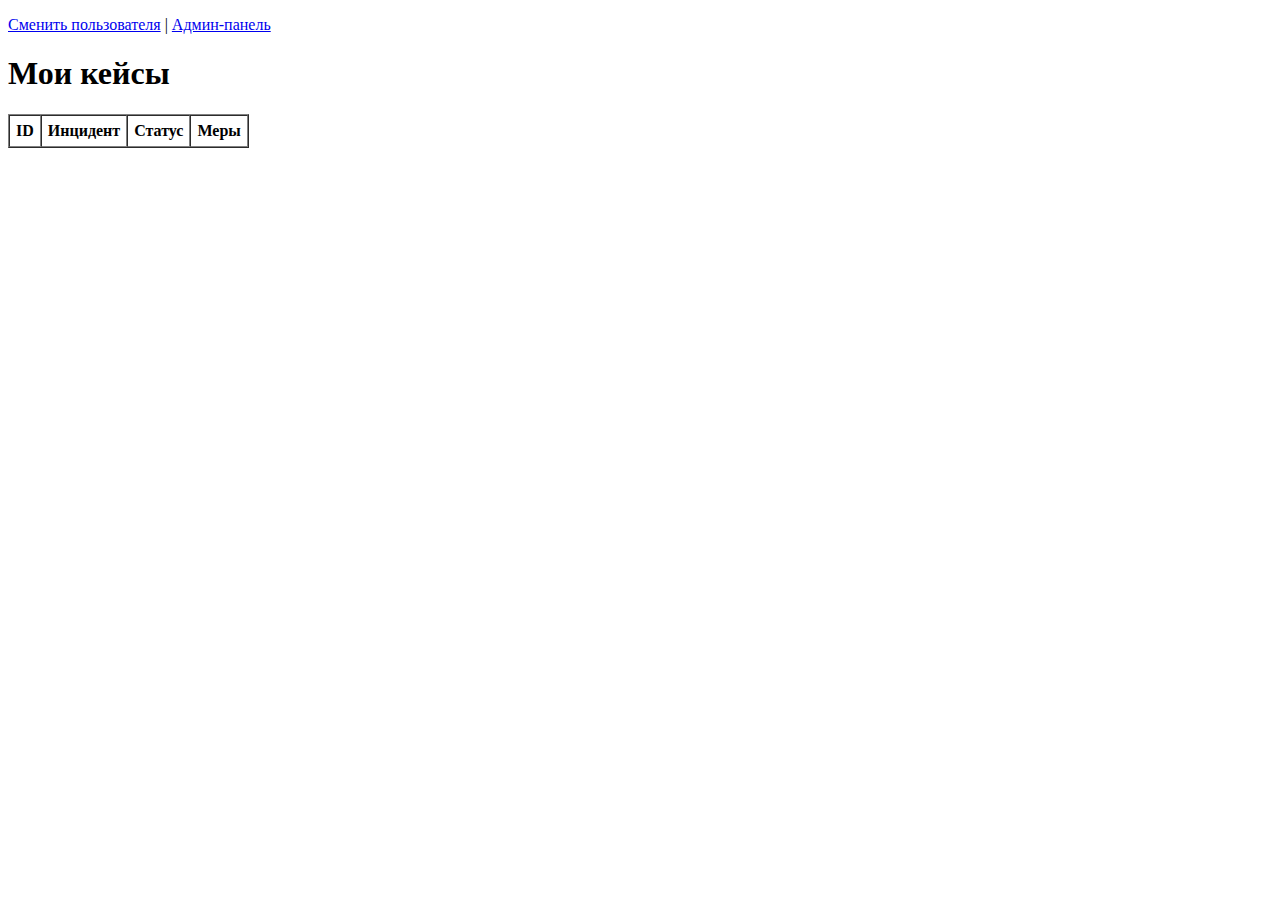
<file: dashboard/index.html>
<!doctype html><html lang="ru"><meta charset="utf-8"><title>PBI — Dashboard</title>
<script src="config.js"></script>
<body>
  <p><a href="/login.html">Сменить пользователя</a> | <a href="/admin.html">Админ-панель</a></p>
  <h1>Мои кейсы</h1>
  <table id="t" border="1" cellspacing="0" cellpadding="6">
    <thead><tr><th>ID</th><th>Инцидент</th><th>Статус</th><th>Меры</th></tr></thead>
    <tbody></tbody>
  </table>
<script>
(async ()=>{
  const me = await fetch(window.API_BASE + '/api/me', { credentials:'include' });
  if (me.status === 401) return location.href = '/login.html';
  const rows = await fetch(window.API_BASE + '/api/me/cases', { credentials:'include' }).then(r=>r.json());
  const tb = document.querySelector('#t tbody');
  tb.innerHTML = '';
  for (const c of rows){
    const tr = document.createElement('tr');
    for (const v of [c.id, c.incident, c.status_label, c.measures]){
      const td = document.createElement('td'); td.textContent = v || ''; tr.appendChild(td);
    }
    tb.appendChild(tr);
  }
})();
</script>
</body></html>
</file>
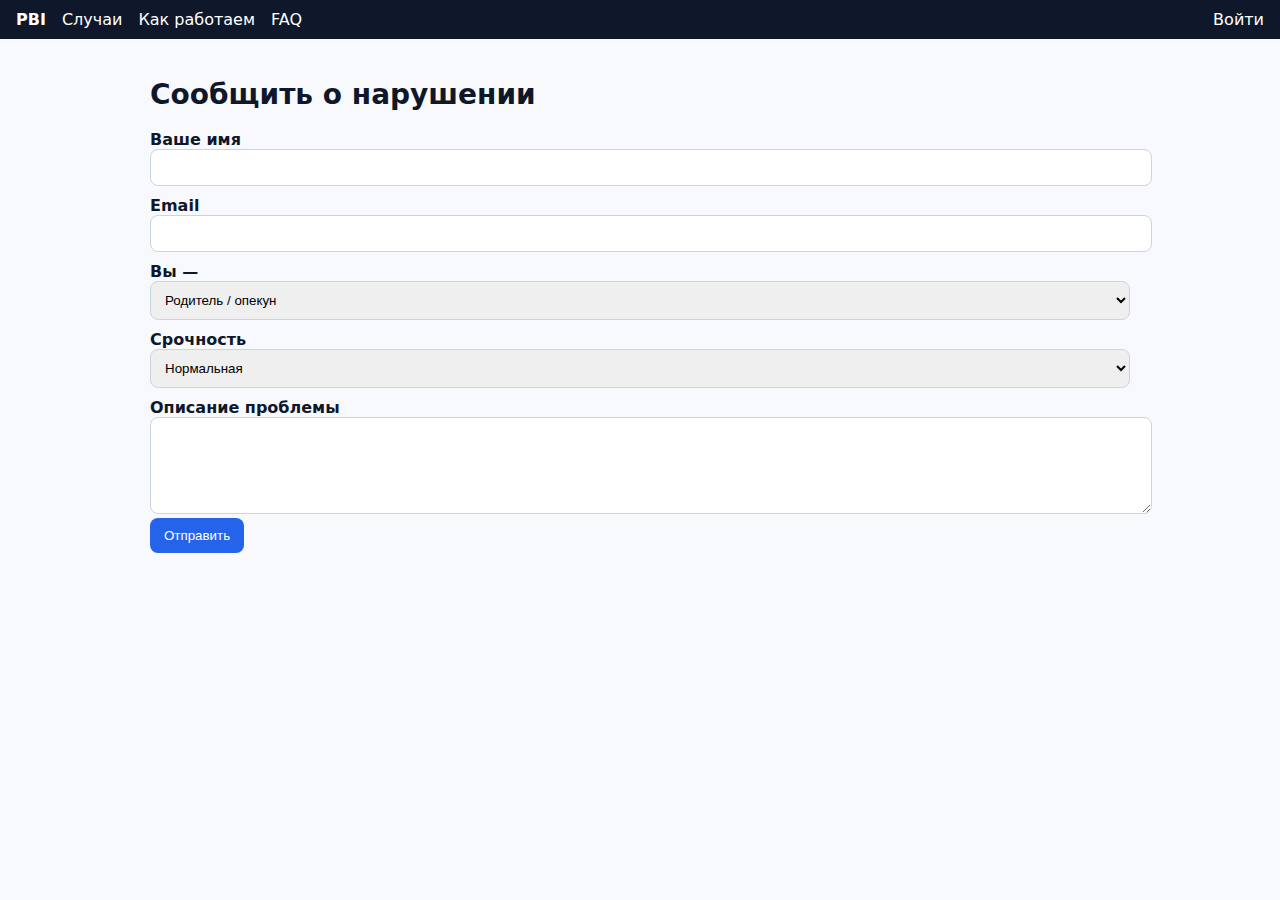
<file: frontend/index.html>
<!doctype html><html lang="ru"><meta charset="utf-8">
<title>PBI — Программа Безопасности Интернета</title>
<link rel="stylesheet" href="pbi.css">
<script src="config.js"></script>
<body>
  <div class="nav">
    <a href="index.html"><b>PBI</b></a>
    <a href="cases.html">Случаи</a>
    <a href="workflow.html">Как работаем</a>
    <a href="faq.html">FAQ</a>
    <div class="right"><a id="loginLink" href="#">Войти</a></div>
  </div>
  <div class="container">
    <h1>Сообщить о нарушении</h1>
    <form id="reportForm">
      <label>Ваше имя<input name="name" required></label>
      <label>Email<input name="email" type="email" required></label>
      <label>Вы —
        <select name="role" required>
          <option>Родитель / опекун</option>
          <option>Провайдер / организация</option>
          <option>Иное</option>
        </select>
      </label>
      <label>Срочность
        <select name="urgency">
          <option>Нормальная</option>
          <option>Высокая</option>
        </select>
      </label>
      <label>Описание проблемы
        <textarea name="details" rows="5" required></textarea>
      </label>
      <button class="btn">Отправить</button>
      <span id="st"></span>
    </form>
  </div>
<script>
const DASHBOARD_URL = (window.DASHBOARD_URL || 'https://pbi-dashboard.onrender.com');
document.getElementById('loginLink').setAttribute('href', DASHBOARD_URL + '/login.html');

const form = document.getElementById('reportForm');
form.addEventListener('submit', async (e)=>{
  e.preventDefault();
  const st = document.getElementById('st');
  const data = Object.fromEntries(new FormData(form).entries());
  try{
    const r = await fetch(window.API_BASE + '/api/reports', {
      method:'POST', headers:{'Content-Type':'application/json'},
      body: JSON.stringify(data), credentials:'include'
    });
    st.textContent = r.ok ? 'Сообщение принято' : 'Ошибка';
    if(r.ok) form.reset();
  }catch{ st.textContent='Сеть недоступна'; }
});
</script>
</body></html>
</file>
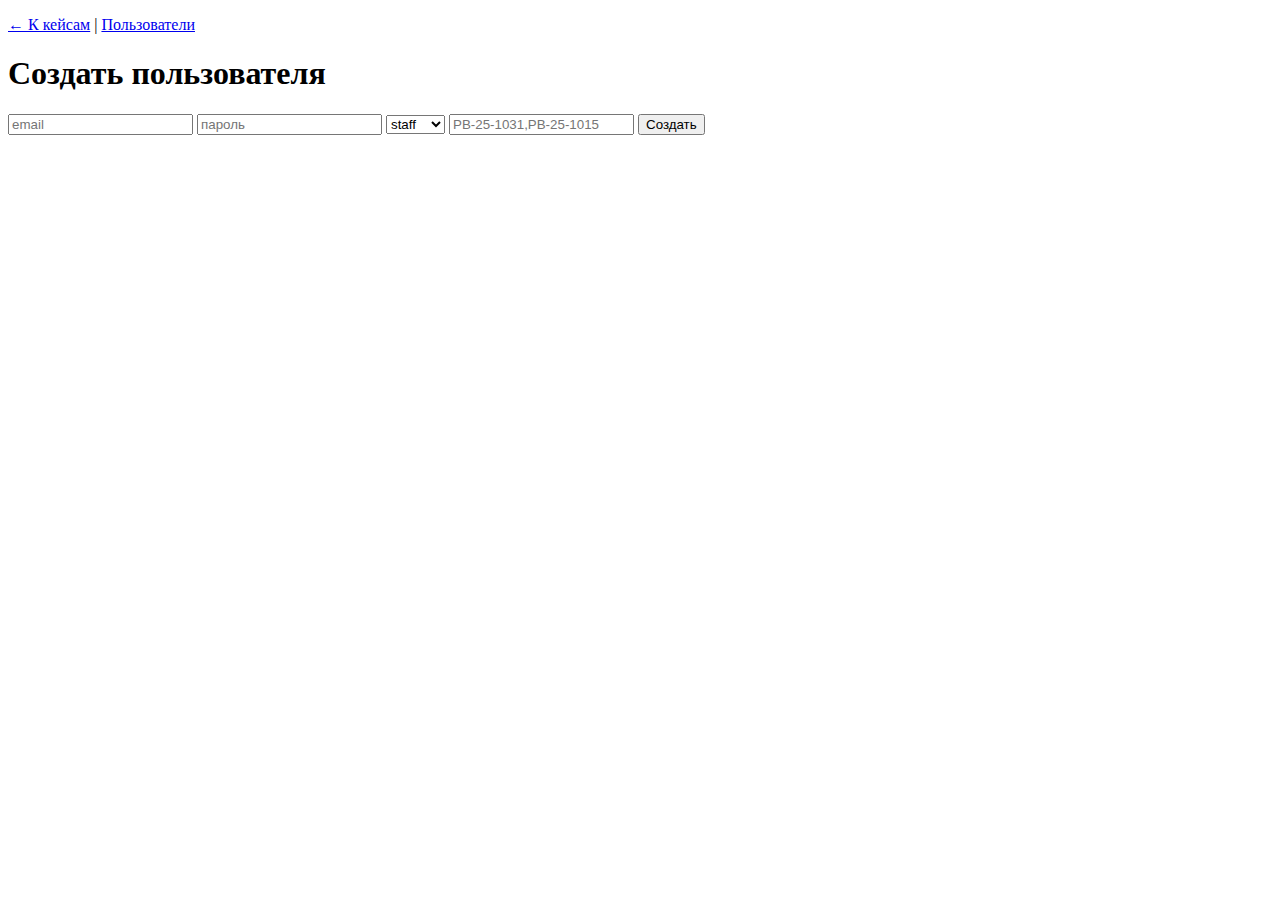
<file: dashboard/admin.html>
<!doctype html><html lang="ru"><meta charset="utf-8"><title>PBI — Admin</title>
<script src="config.js"></script>
<body>
  <p><a href="/">← К кейсам</a> | <a href="/users.html">Пользователи</a></p>
  <h1>Создать пользователя</h1>
  <form id="f">
    <input name="email" placeholder="email" required>
    <input name="password" placeholder="пароль" required>
    <select name="role"><option value="staff">staff</option><option value="admin">admin</option></select>
    <input name="allowed_cases" placeholder="PB-25-1031,PB-25-1015">
    <button>Создать</button> <span id="st"></span>
  </form>
<script>
async function getCsrf(){
  const r = await fetch(window.API_BASE + '/api/auth/csrf', { credentials:'include' });
  return (await r.json()).csrfToken;
}
f.addEventListener('submit', async (e)=>{
  e.preventDefault();
  const d = Object.fromEntries(new FormData(f).entries());
  const allowed = (d.allowed_cases||'').split(',').map(s=>s.trim()).filter(Boolean);
  const csrf = await getCsrf();
  const r = await fetch(window.API_BASE + '/api/admin/users', {
    method:'POST', headers:{'Content-Type':'application/json','x-csrf-token': csrf},
    body: JSON.stringify({ email:d.email, password:d.password, role:d.role, allowed_cases:allowed }),
    credentials:'include'
  });
  st.textContent = r.ok ? 'Создан' : 'Ошибка (права/валидация)';
});
</script>
</body></html>
</file>
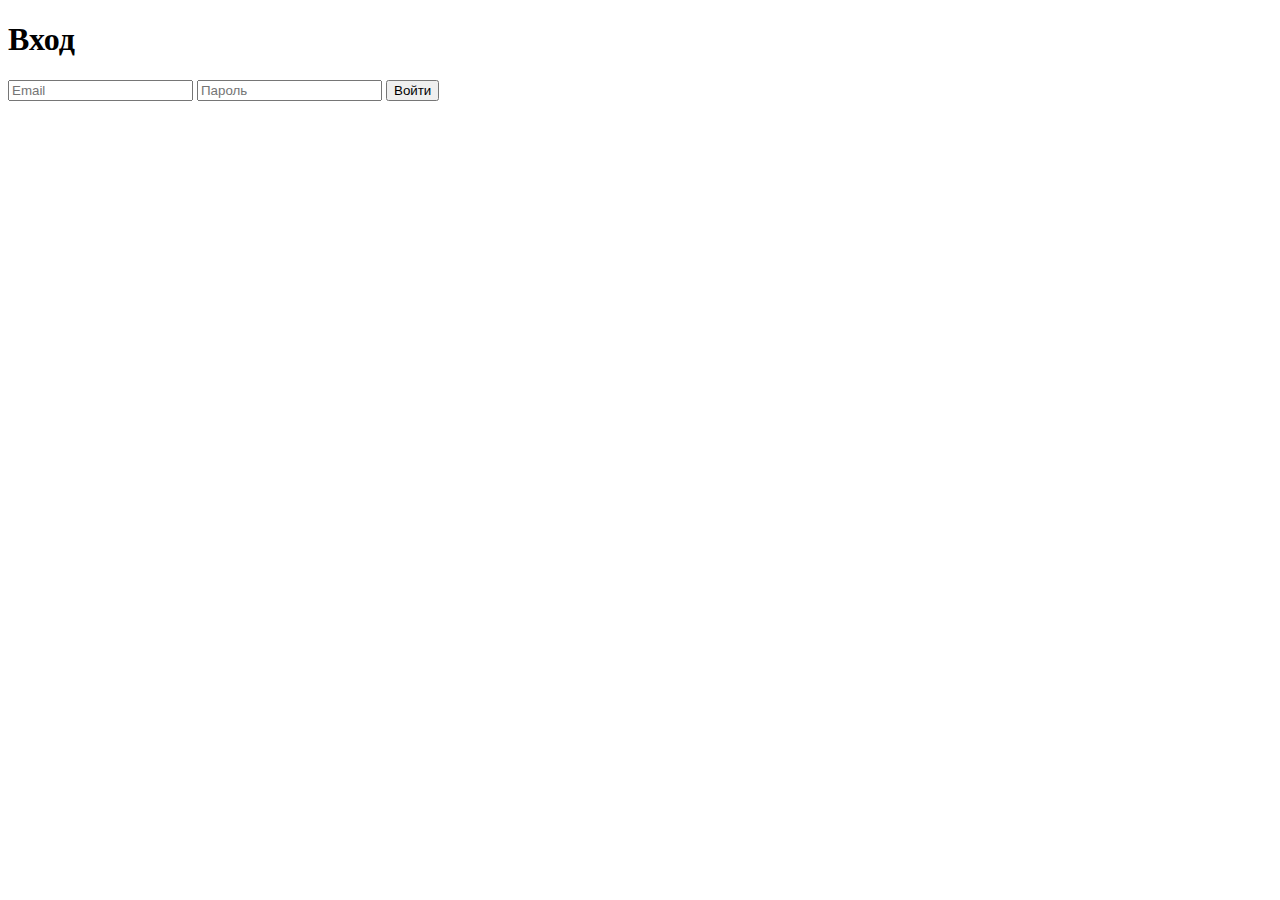
<file: dashboard/login.html>
<!doctype html><html lang="ru"><meta charset="utf-8"><title>PBI — Login</title>
<script src="config.js"></script>
<body>
  <h1>Вход</h1>
  <form id="loginForm">
    <input name="email" type="email" placeholder="Email" required>
    <input name="password" type="password" placeholder="Пароль" required>
    <button>Войти</button> <span id="st"></span>
  </form>
<script>
async function getCsrf(){
  const r = await fetch(window.API_BASE + '/api/auth/csrf', { credentials:'include' });
  const j = await r.json(); return j.csrfToken;
}
loginForm.addEventListener('submit', async (e)=>{
  e.preventDefault();
  const payload = Object.fromEntries(new FormData(e.target).entries());
  const csrf = await getCsrf();
  const r = await fetch(window.API_BASE + '/api/auth/login', {
    method:'POST',
    headers:{'Content-Type':'application/json','x-csrf-token': csrf},
    body: JSON.stringify(payload),
    credentials:'include'
  });
  if (r.ok) location.href = '/'; else st.textContent = 'Ошибка входа';
});
</script>
</body></html>
</file>
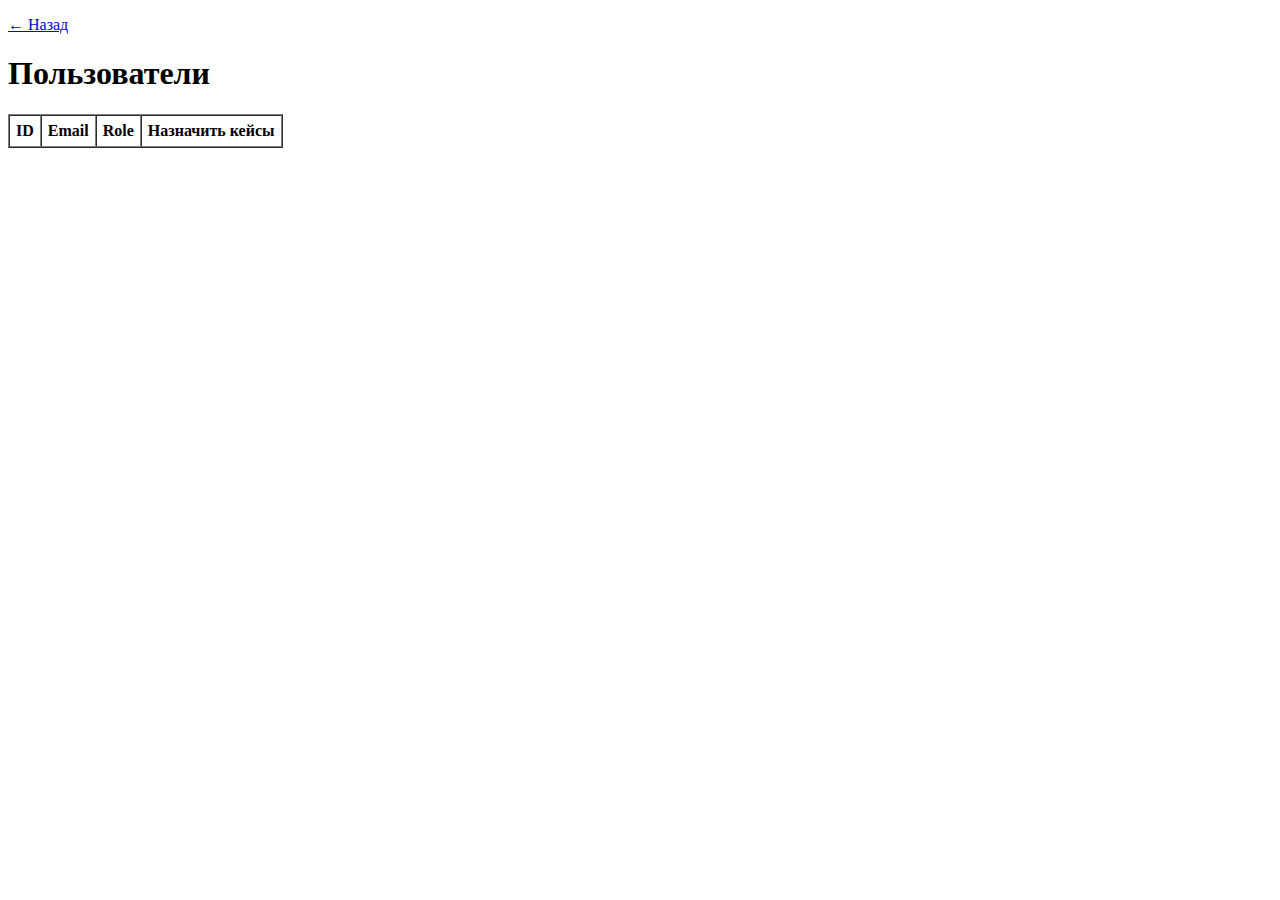
<file: dashboard/users.html>
<!doctype html><html lang="ru"><meta charset="utf-8"><title>PBI — Users</title>
<script src="config.js"></script>
<body>
  <p><a href="/admin.html">← Назад</a></p>
  <h1>Пользователи</h1>
  <table id="t" border="1" cellspacing="0" cellpadding="6">
    <thead><tr><th>ID</th><th>Email</th><th>Role</th><th>Назначить кейсы</th></tr></thead>
    <tbody></tbody>
  </table>
<script>
async function getCsrf(){
  const r = await fetch(window.API_BASE + '/api/auth/csrf', { credentials:'include' });
  return (await r.json()).csrfToken;
}
(async ()=>{
  const r = await fetch(window.API_BASE + '/api/admin/users', { credentials:'include' });
  if (!r.ok) { alert('Нужны права admin'); return location.href='/login.html'; }
  const users = await r.json();
  const tb = document.querySelector('#t tbody');
  tb.innerHTML = '';
  for (const u of users){
    const tr = document.createElement('tr');
    const tdId = document.createElement('td'); tdId.textContent = u.id;
    const tdE  = document.createElement('td'); tdE.textContent  = u.email;
    const tdR  = document.createElement('td'); tdR.textContent  = u.role;
    const tdC  = document.createElement('td');
    const input = document.createElement('input'); input.id = 'ids_'+u.id; input.placeholder='PB-25-1031,PB-25-1015';
    const btn = document.createElement('button'); btn.textContent='Сохранить';
    btn.addEventListener('click', async ()=>{
      const val = input.value; const ids = val.split(',').map(s=>s.trim()).filter(Boolean);
      const csrf = await getCsrf();
      const rr = await fetch(window.API_BASE + '/api/admin/users/'+u.id+'/cases', {
        method:'POST', headers:{'Content-Type':'application/json','x-csrf-token': csrf},
        body: JSON.stringify({ case_ids: ids }), credentials:'include'
      });
      alert(rr.ok ? 'OK' : 'Ошибка');
    });
    tdC.append(input, ' ', btn);
    tr.append(tdId, tdE, tdR, tdC);
    tb.appendChild(tr);
  }
})();
</script>
</body></html>
</file>
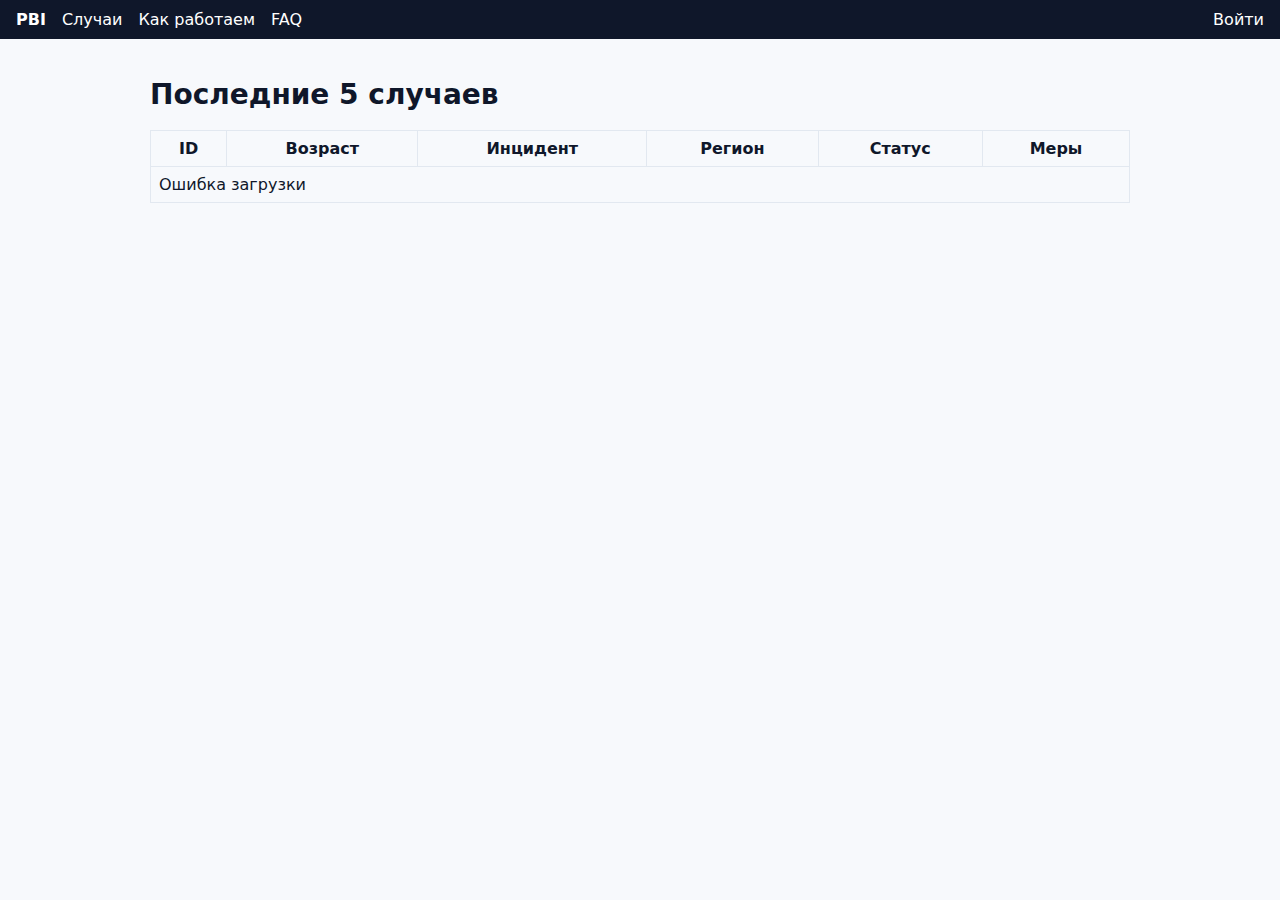
<file: frontend/cases.html>
<!doctype html><html lang="ru"><meta charset="utf-8">
<title>PBI — Последние случаи</title>
<link rel="stylesheet" href="pbi.css">
<script src="config.js"></script>
<body>
  <div class="nav">
    <a href="index.html"><b>PBI</b></a>
    <a href="cases.html">Случаи</a>
    <a href="workflow.html">Как работаем</a>
    <a href="faq.html">FAQ</a>
    <div class="right"><a id="loginLink" href="#">Войти</a></div>
  </div>
  <div class="container">
    <h1>Последние 5 случаев</h1>
    <table><thead><tr><th>ID</th><th>Возраст</th><th>Инцидент</th><th>Регион</th><th>Статус</th><th>Меры</th></tr></thead><tbody id="tb"></tbody></table>
  </div>
<script>
const DASHBOARD_URL = (window.DASHBOARD_URL || 'https://pbi-dashboard.onrender.com');
document.getElementById('loginLink').setAttribute('href', DASHBOARD_URL + '/login.html');

(async ()=>{
  try{
    const r = await fetch(window.API_BASE + '/api/cases', { credentials:'include' });
    const arr = await r.json();
    const tb = document.getElementById('tb');
    tb.innerHTML = '';
    for (const c of arr){
      const tr = document.createElement('tr');
      const cells = [c.id, c.age_group||'', c.incident||'', c.region||'', c.status_label||c.status||'', c.measures||''];
      for (const v of cells){
        const td = document.createElement('td');
        td.textContent = v;
        tr.appendChild(td);
      }
      tb.appendChild(tr);
    }
  }catch(e){
    document.getElementById('tb').innerHTML = '<tr><td colspan="6">Ошибка загрузки</td></tr>';
  }
})();
</script>
</body></html>
</file>
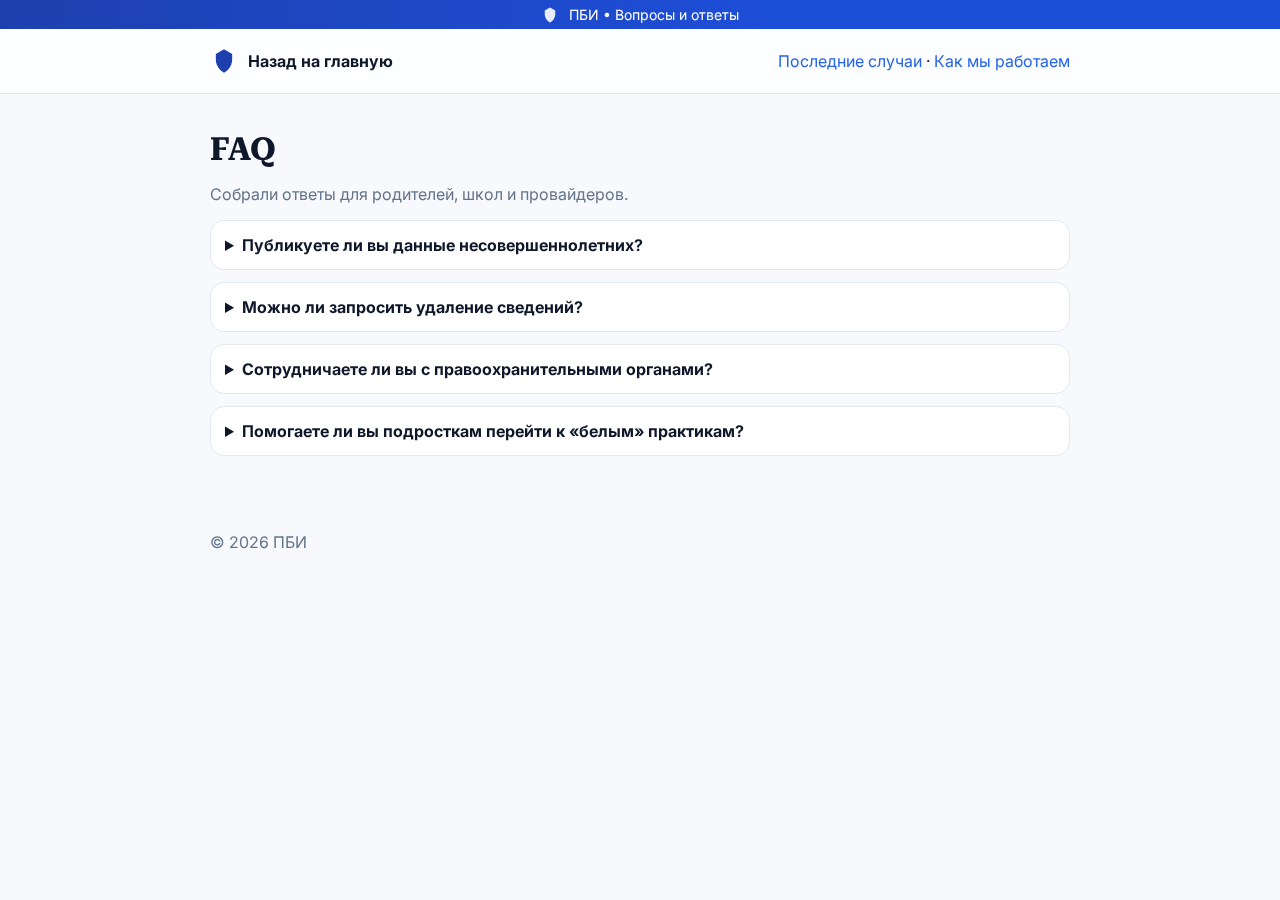
<file: frontend/faq.html>
<!doctype html>
<html lang="ru" dir="ltr">
<head>
  <meta charset="utf-8" />
  <meta name="viewport" content="width=device-width, initial-scale=1" />
  <meta name="color-scheme" content="light dark">
  <title>ПБИ — Вопросы и ответы</title>
  <meta name="description" content="Ответы на частые вопросы для родителей, школ и провайдеров.">
  <link href="https://fonts.googleapis.com/css2?family=Inter:wght@400;500;600;700&family=Roboto+Serif:wght@500;700&display=swap" rel="stylesheet">
  <style>
    :root{--bg:#f7f9fc;--surface:#ffffff;--ink:#0f172a;--muted:#475569;--brand:#1e40af;--brand-600:#2563eb;--brand-700:#1d4ed8;--border:#e2e8f0;--shadow:0 10px 30px rgba(2,6,23,.08);--radius-xl:16px}
    *{box-sizing:border-box}html,body{margin:0;padding:0;font-family:Inter,system-ui,-apple-system,Segoe UI,Roboto;color:var(--ink);background:var(--bg)}
    a{color:var(--brand-600);text-decoration:none}a:hover{text-decoration:underline}
    .topbar{background:linear-gradient(90deg,var(--brand) 0%, var(--brand-700) 60%);color:#fff;display:flex;align-items:center;justify-content:center;gap:.6rem;padding:.35rem .75rem;font-size:14px}
    .topbar svg{width:18px;height:18px;opacity:.9}
    header{position:sticky;top:0;background:rgba(255,255,255,.75);backdrop-filter:saturate(140%) blur(6px);border-bottom:1px solid var(--border);z-index:30}
    .container{max-width:900px;margin:0 auto;padding:0 20px}
    .nav{display:flex;align-items:center;justify-content:space-between;height:64px}
    .brand{display:flex;align-items:center;gap:.6rem;color:inherit;font-weight:700}
    .brand svg{width:28px;height:28px}
    main{padding:36px 0}
    details{border:1px solid var(--border);border-radius:14px;padding:14px;background:#fff;margin:12px 0}
    summary{font-weight:700;cursor:pointer}
    .muted{color:#64748b}
    footer{padding:28px 0 48px;color:#64748b}
    @media(prefers-color-scheme:dark){:root{--bg:#0b1220;--surface:#0f172a;--ink:#e5e7eb;--muted:#cbd5e1;--border:#1f2937;--shadow:0 10px 30px rgba(0,0,0,.45)}details{background:linear-gradient(180deg,rgba(2,132,199,.08),rgba(2,132,199,0) 50%),var(--surface)}}
  </style>
<script src="config.js"></script>
</head>
<body>
  <div class="topbar"><svg viewBox="0 0 24 24" aria-hidden="true"><path fill="currentColor" d="M12 2l7 4v5c0 5-3.8 9.7-7 11-3.2-1.3-7-6-7-11V6l7-4z"/></svg><span>ПБИ • Вопросы и ответы</span></div>
  <header>
    <div class="container nav">
      <a class="brand" href="index.html"><svg viewBox="0 0 24 24"><path fill="#1e40af" d="M12 2l7 4v5c0 5-3.8 9.7-7 11-3.2-1.3-7-6-7-11V6l7-4z"/></svg><span>Назад на главную</span></a>
      <nav><a href="cases.html">Последние случаи</a> · <a href="workflow.html">Как мы работаем</a></nav>
    </div>
  </header>
  <main>
    <div class="container">
      <h1 style="font-family:'Roboto Serif',ui-serif,Georgia;margin:0 0 10px">FAQ</h1>
      <p class="muted">Собрали ответы для родителей, школ и провайдеров.</p>

      <details>
        <summary>Публикуете ли вы данные несовершеннолетних?</summary>
        <p>Нет. Мы работаем по принципам минимизации и анонимизации данных. В открытом доступе появляются только обезличенные карточки дел.</p>
      </details>
      <details>
        <summary>Можно ли запросить удаление сведений?</summary>
        <p>Да. Отправьте обращение через форму на главной странице. Запрос будет рассмотрен с соблюдением закона и оснований хранения.</p>
      </details>
      <details>
        <summary>Сотрудничаете ли вы с правоохранительными органами?</summary>
        <p>Да, при наличии правового основания и в рамках процедур, описанных на странице «Как мы работаем».</p>
      </details>
      <details>
        <summary>Помогаете ли вы подросткам перейти к «белым» практикам?</summary>
        <p>Да. Мы рекомендуем CTF‑соревнования, учебные курсы и этичный пентест под наставничеством.</p>
      </details>
    </div>
  </main>
  <footer>
    <div class="container">© <script>document.write(new Date().getFullYear())</script> ПБИ</div>
  </footer>
<script>
	const DASHBOARD_URL = (window.DASHBOARD_URL || 'https://pbi-dashboard.onrender.com');
	document.getElementById('loginLink').setAttribute('href', DASHBOARD_URL + '/login.html');

	const form = document.getElementById('reportForm');
	form.addEventListener('submit', async (e)=>{
	  e.preventDefault();
	  const st = document.getElementById('st');
	  const data = Object.fromEntries(new FormData(form).entries());
	  try{
		const r = await fetch(window.API_BASE + '/api/reports', {
		  method:'POST', headers:{'Content-Type':'application/json'},
		  body: JSON.stringify(data), credentials:'include'
		});
		st.textContent = r.ok ? 'Сообщение принято' : 'Ошибка';
		if(r.ok) form.reset();
	  }catch{ st.textContent='Сеть недоступна'; }
	});
</script>
</body>
</html>
</file>
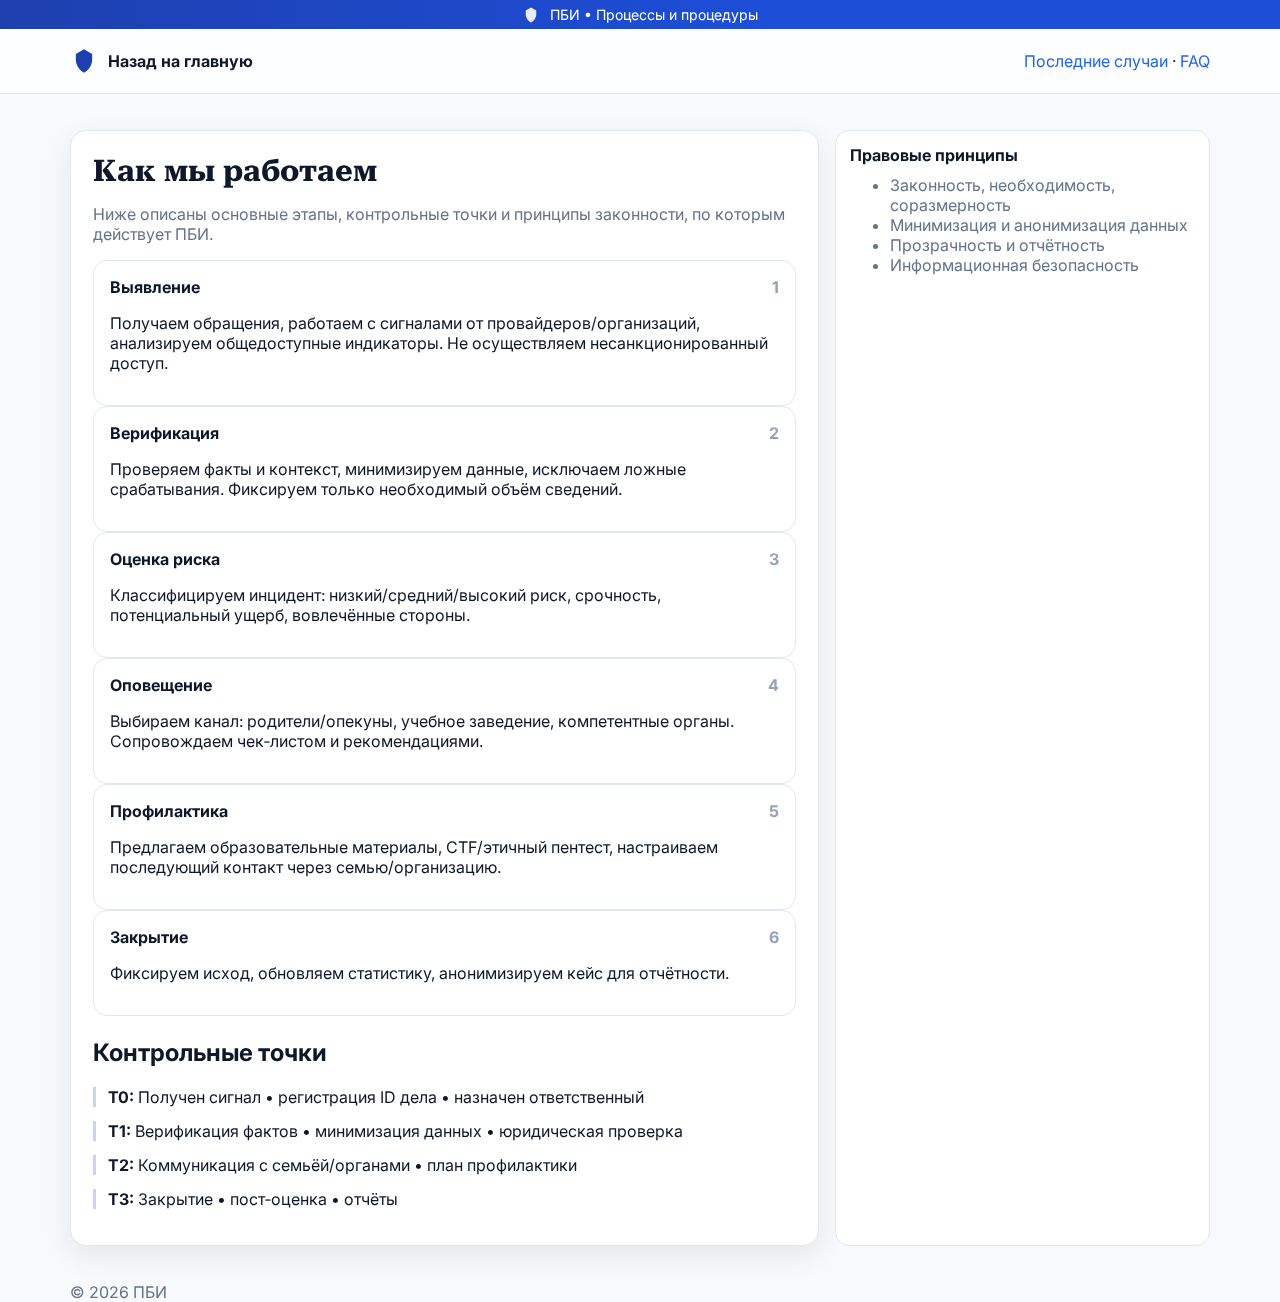
<file: frontend/workflow.html>
<!doctype html>
<html lang="ru" dir="ltr">
<head>
  <meta charset="utf-8" />
  <meta name="viewport" content="width=device-width, initial-scale=1" />
  <meta name="color-scheme" content="light dark">
  <title>ПБИ — Как мы работаем</title>
  <meta name="description" content="Процессы ПБИ: выявление, анализ, уведомление, профилактика.">
  <link href="https://fonts.googleapis.com/css2?family=Inter:wght@400;500;600;700&family=Roboto+Serif:wght@500;700&display=swap" rel="stylesheet">
  <style>
    :root{--bg:#f7f9fc;--surface:#ffffff;--ink:#0f172a;--muted:#475569;--brand:#1e40af;--brand-600:#2563eb;--brand-700:#1d4ed8;--border:#e2e8f0;--shadow:0 10px 30px rgba(2,6,23,.08);--radius-xl:16px}
    *{box-sizing:border-box}html,body{margin:0;padding:0;font-family:Inter,system-ui,-apple-system,Segoe UI,Roboto;color:var(--ink);background:var(--bg)}
    a{color:var(--brand-600);text-decoration:none}a:hover{text-decoration:underline}
    .topbar{background:linear-gradient(90deg,var(--brand) 0%, var(--brand-700) 60%);color:#fff;display:flex;align-items:center;justify-content:center;gap:.6rem;padding:.35rem .75rem;font-size:14px}
    .topbar svg{width:18px;height:18px;opacity:.9}
    header{position:sticky;top:0;background:rgba(255,255,255,.75);backdrop-filter:saturate(140%) blur(6px);border-bottom:1px solid var(--border);z-index:30}
    .container{max-width:1180px;margin:0 auto;padding:0 20px}
    .nav{display:flex;align-items:center;justify-content:space-between;height:64px}
    .brand{display:flex;align-items:center;gap:.6rem;color:inherit;font-weight:700}
    .brand svg{width:28px;height:28px}
    main{padding:36px 0}
    .section{background:var(--surface);border:1px solid var(--border);border-radius:16px;box-shadow:var(--shadow);padding:22px}
    h1{font-family:"Roboto Serif",ui-serif,Georgia;font-size:30px;margin:0 0 8px}
    .grid{display:grid;grid-template-columns:2fr 1fr;gap:16px}
    .step{border:1px solid var(--border);border-radius:14px;padding:16px;background:#fff}
    .n{float:right;color:#94a3b8;font-weight:700}
    .muted{color:#64748b}
    .card{border:1px solid var(--border);border-radius:14px;padding:14px;background:#fff}
    ul.timeline{list-style:none;padding:0;margin:0}
    ul.timeline li{border-left:3px solid #c7d2fe;padding-left:12px;margin:14px 0}
    @media(prefers-color-scheme:dark){:root{--bg:#0b1220;--surface:#0f172a;--ink:#e5e7eb;--muted:#cbd5e1;--border:#1f2937;--shadow:0 10px 30px rgba(0,0,0,.45)}.step,.card{background:linear-gradient(180deg,rgba(2,132,199,.08),rgba(2,132,199,0) 50%),var(--surface)}}
  </style>
<script src="config.js"></script>
</head>
<body>
  <div class="topbar"><svg viewBox="0 0 24 24" aria-hidden="true"><path fill="currentColor" d="M12 2l7 4v5c0 5-3.8 9.7-7 11-3.2-1.3-7-6-7-11V6l7-4z"/></svg><span>ПБИ • Процессы и процедуры</span></div>
  <header>
    <div class="container nav">
      <a class="brand" href="index.html"><svg viewBox="0 0 24 24"><path fill="#1e40af" d="M12 2l7 4v5c0 5-3.8 9.7-7 11-3.2-1.3-7-6-7-11V6l7-4z"/></svg><span>Назад на главную</span></a>
      <nav><a href="cases.html">Последние случаи</a> · <a href="faq.html">FAQ</a></nav>
    </div>
  </header>
  <main>
    <div class="container grid">
      <section class="section">
        <h1>Как мы работаем</h1>
        <p class="muted">Ниже описаны основные этапы, контрольные точки и принципы законности, по которым действует ПБИ.</p>
        <div class="step"><span class="n">1</span><b>Выявление</b><p>Получаем обращения, работаем с сигналами от провайдеров/организаций, анализируем общедоступные индикаторы. Не осуществляем несанкционированный доступ.</p></div>
        <div class="step"><span class="n">2</span><b>Верификация</b><p>Проверяем факты и контекст, минимизируем данные, исключаем ложные срабатывания. Фиксируем только необходимый объём сведений.</p></div>
        <div class="step"><span class="n">3</span><b>Оценка риска</b><p>Классифицируем инцидент: низкий/средний/высокий риск, срочность, потенциальный ущерб, вовлечённые стороны.</p></div>
        <div class="step"><span class="n">4</span><b>Оповещение</b><p>Выбираем канал: родители/опекуны, учебное заведение, компетентные органы. Сопровождаем чек‑листом и рекомендациями.</p></div>
        <div class="step"><span class="n">5</span><b>Профилактика</b><p>Предлагаем образовательные материалы, CTF/этичный пентест, настраиваем последующий контакт через семью/организацию.</p></div>
        <div class="step"><span class="n">6</span><b>Закрытие</b><p>Фиксируем исход, обновляем статистику, анонимизируем кейс для отчётности.</p></div>
        <h2 style="margin-top:22px">Контрольные точки</h2>
        <ul class="timeline">
          <li><b>T0:</b> Получен сигнал • регистрация ID дела • назначен ответственный</li>
          <li><b>T1:</b> Верификация фактов • минимизация данных • юридическая проверка</li>
          <li><b>T2:</b> Коммуникация с семьёй/органами • план профилактики</li>
          <li><b>T3:</b> Закрытие • пост‑оценка • отчёты</li>
        </ul>
      </section>
      <aside class="card">
        <b>Правовые принципы</b>
        <ul style="margin:.6rem 0 0;color:#64748b">
          <li>Законность, необходимость, соразмерность</li>
          <li>Минимизация и анонимизация данных</li>
          <li>Прозрачность и отчётность</li>
          <li>Информационная безопасность</li>
        </ul>
      </aside>
    </div>
  </main>
  <footer>
    <div class="container" style="color:#64748b">© <script>document.write(new Date().getFullYear())</script> ПБИ</div>
  </footer>
<script>
	const DASHBOARD_URL = (window.DASHBOARD_URL || 'https://pbi-dashboard.onrender.com');
	document.getElementById('loginLink').setAttribute('href', DASHBOARD_URL + '/login.html');

	const form = document.getElementById('reportForm');
	form.addEventListener('submit', async (e)=>{
	  e.preventDefault();
	  const st = document.getElementById('st');
	  const data = Object.fromEntries(new FormData(form).entries());
	  try{
		const r = await fetch(window.API_BASE + '/api/reports', {
		  method:'POST', headers:{'Content-Type':'application/json'},
		  body: JSON.stringify(data), credentials:'include'
		});
		st.textContent = r.ok ? 'Сообщение принято' : 'Ошибка';
		if(r.ok) form.reset();
	  }catch{ st.textContent='Сеть недоступна'; }
	});
</script>
</body>
</html>
</file>
<file: frontend/pbi.css>
body{font-family:Inter,system-ui,-apple-system,Segoe UI,Roboto;margin:0;background:#f7f9fc;color:#0f172a}
.nav{background:#0f172a;color:#fff;padding:10px 16px;display:flex;gap:16px;align-items:center}
.nav a{color:#fff;text-decoration:none}
.nav .right{margin-left:auto}
.container{max-width:980px;margin:0 auto;padding:20px}
h1{font-size:28px} table{width:100%;border-collapse:collapse} th,td{border:1px solid #e2e8f0;padding:8px}
.btn{background:#2563eb;color:#fff;border:0;padding:10px 14px;border-radius:8px;cursor:pointer}
input,select,textarea{width:100%;padding:10px;border:1px solid #cbd5e1;border-radius:8px}
label{font-weight:600;margin-top:10px;display:block}
</file>
